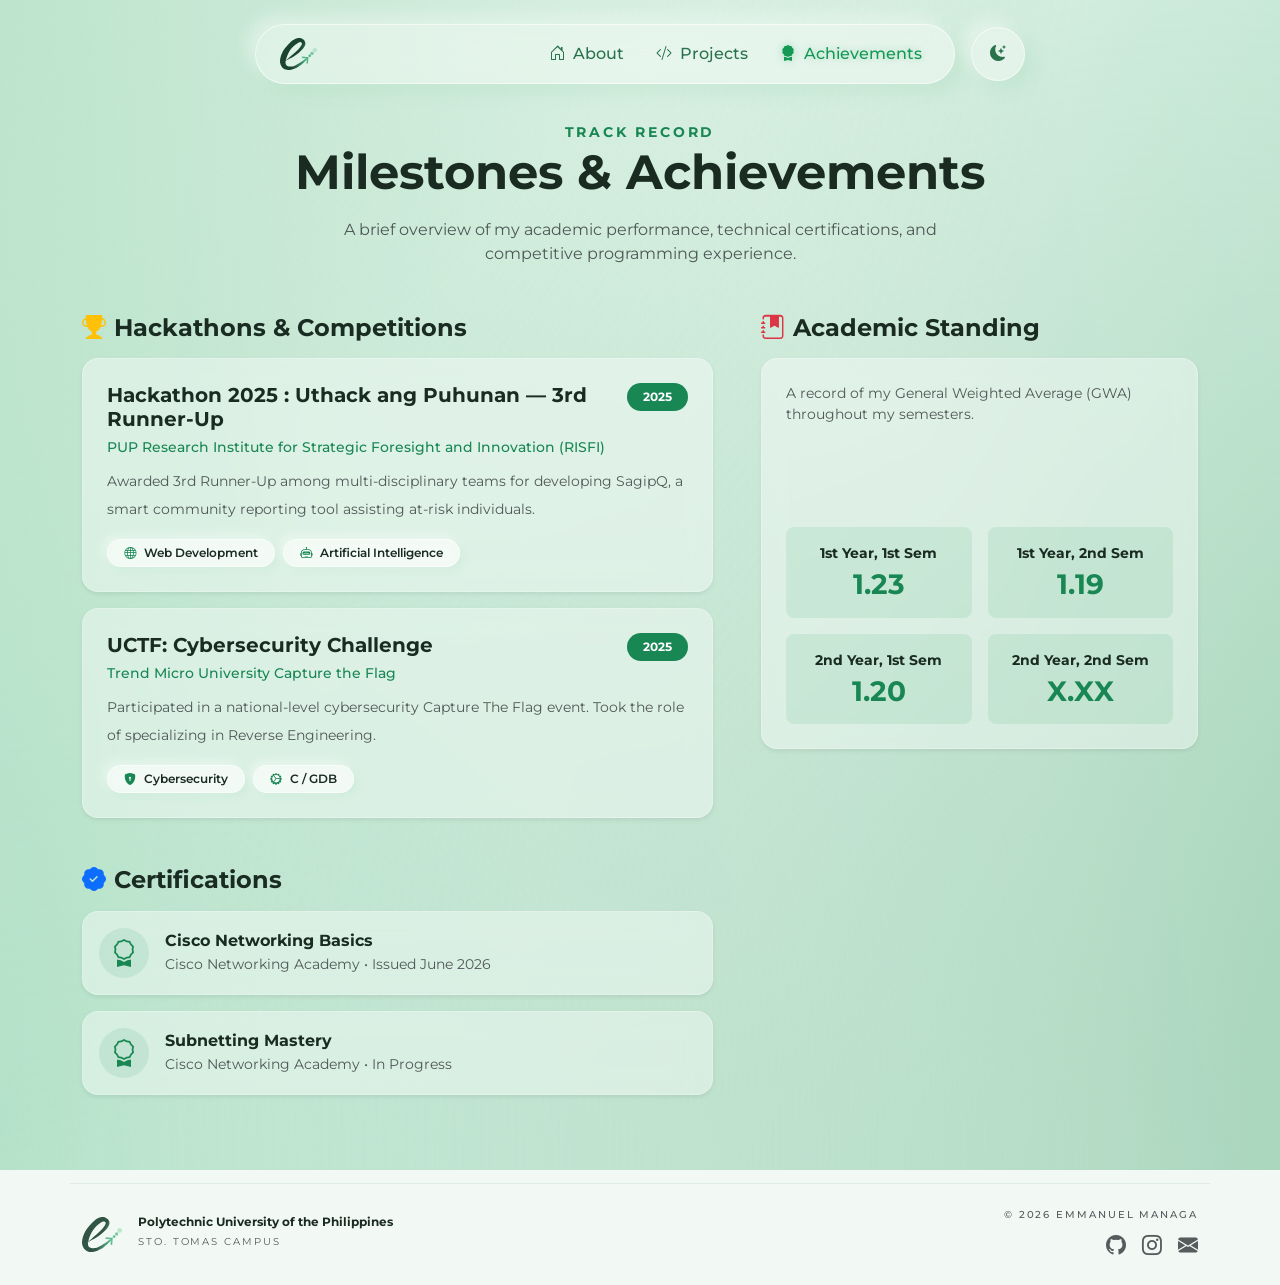
<file: achievements.html>
<!doctype html>
<html lang="en">

<head>
    <meta charset="utf-8">
    <meta name="viewport" content="width=device-width, initial-scale=1">
    <title>Achievements | Emmanuel Managa</title>
    <link rel="icon" type="image/svg+xml" href="logo.svg">
    <link href="https://cdn.jsdelivr.net/npm/bootstrap@5.3.8/dist/css/bootstrap.min.css" rel="stylesheet"
        integrity="sha384-sRIl4kxILFvY47J16cr9ZwB07vP4J8+LH7qKQnuqkuIAvNWLzeN8tE5YBujZqJLB" crossorigin="anonymous">
    <link rel="stylesheet" href="https://cdn.jsdelivr.net/npm/bootstrap-icons@1.11.3/font/bootstrap-icons.min.css">
    <link href="https://fonts.googleapis.com/css2?family=Montserrat:wght@400;500;600;700&display=swap" rel="stylesheet">
    <link rel="stylesheet" href="https://cdn.jsdelivr.net/npm/swiper@11/swiper-bundle.min.css" />
    <link rel="stylesheet" href="style.css">

    <script>
        const savedTheme = localStorage.getItem('portfolioTheme') || 'light';
        document.documentElement.setAttribute('data-bs-theme', savedTheme);
    </script>
</head>

<body>
    <div class="container mt-4 fixed-top d-flex justify-content-center align-items-center gap-3 z-3">

        <nav class="navbar navbar-expand-lg custom-pill-nav px-4 py-2">
            <a class="navbar-brand d-flex align-items-center" href="index.html">
                <img src="logo.svg" alt="Emmanuel Logo" class="custom-logo-img">
            </a>

            <button class="navbar-toggler border-0" type="button" data-bs-toggle="collapse" data-bs-target="#navbarNav">
                <span class="navbar-toggler-icon"></span>
            </button>

            <div class="collapse navbar-collapse" id="navbarNav">
                <ul class="navbar-nav ms-auto gap-3 fw-medium">
                    <li class="nav-item"><a class="nav-link d-flex align-items-center gap-2" href="index.html"><i
                                class="bi bi-house-door"></i> About</a></li>
                    <li class="nav-item"><a class="nav-link d-flex align-items-center gap-2" href="projects.html"><i
                                class="bi bi-code-slash"></i> Projects</a></li>
                    <li class="nav-item"><a class="nav-link active d-flex align-items-center gap-2"
                            href="achievements.html"><i class="bi bi-award-fill"></i> Achievements</a></li>
                </ul>
            </div>
        </nav>

        <button id="theme-toggle" class="btn theme-toggle-btn d-flex justify-content-center align-items-center"
            aria-label="Toggle Theme">
            <i class="bi bi-moon-stars-fill" id="theme-icon"></i>
        </button>

    </div>

    <main class="container" style="padding-top: 120px; padding-bottom: 40px; min-height: 80vh;">

        <div class="text-center mb-5">
            <span class="text-success fw-bold small text-uppercase tracking-wide mb-1">Track Record</span>
            <h1 class="display-5 fw-bold text-dark-custom mb-3">Milestones & Achievements</h1>
            <p class="text-muted mx-auto" style="max-width: 600px;">A brief overview of my academic performance,
                technical certifications, and competitive programming experience.</p>
        </div>

        <div class="row g-5">

            <div class="col-lg-7 d-flex flex-column gap-5">

                <section>
                    <h4 class="fw-bold text-dark-custom mb-3 d-flex align-items-center gap-2">
                        <i class="bi bi-trophy-fill text-warning"></i> Hackathons & Competitions
                    </h4>

                    <div class="p-4 rounded-4 shadow-sm border border-white border-opacity-25 neo-glass-slide">
                        <div class="d-flex justify-content-between align-items-start mb-2">
                            <div>
                                <h5 class="fw-bold mb-1 text-dark-custom">Hackathon 2025 : Uthack ang Puhunan — 3rd
                                    Runner-Up</h5>
                                <span class="text-success fw-medium small">PUP Research Institute for Strategic
                                    Foresight and Innovation (RISFI)</span>
                            </div>
                            <span class="badge bg-success rounded-pill px-3 py-2">2025</span>
                        </div>
                        <p class="text-muted small mb-3 lh-lg mt-2">

                            Awarded 3rd Runner-Up among multi-disciplinary teams for developing SagipQ, a smart
                            community reporting tool assisting at-risk individuals.
                        </p>
                        <div class="d-flex gap-2">
                            <span class="neo-tech-pill py-1 px-3" style="font-size: 0.75rem;"><i
                                    class="bi bi-globe text-success"></i> Web Development</span>
                            <span class="neo-tech-pill py-1 px-3" style="font-size: 0.75rem;"><i
                                    class="bi bi-robot text-success"></i> Artificial Intelligence</span>
                        </div>
                    </div>

                    <div class="p-4 mt-3 rounded-4 shadow-sm border border-white border-opacity-25 neo-glass-slide">
                        <div class="d-flex justify-content-between align-items-start mb-2">
                            <div>
                                <h5 class="fw-bold mb-1 text-dark-custom">UCTF: Cybersecurity Challenge</h5>
                                <span class="text-success fw-medium small">Trend Micro University Capture the Flag
                                </span>
                            </div>
                            <span class="badge bg-success rounded-pill px-3 py-2">2025</span>
                        </div>
                        <p class="text-muted small mb-3 lh-lg mt-2">

                            Participated in a national-level cybersecurity Capture The Flag event. Took the role of
                            specializing in Reverse Engineering.
                        </p>
                        <div class="d-flex gap-2">
                            <span class="neo-tech-pill py-1 px-3" style="font-size: 0.75rem;"><i
                                    class="bi bi-shield-lock-fill text-success"></i> Cybersecurity</span>
                            <span class="neo-tech-pill py-1 px-3" style="font-size: 0.75rem;"><i
                                    class="bi bi-gear-wide-connected text-success"></i> C / GDB</span>
                        </div>
                    </div>
                </section>

                <section>
                    <h4 class="fw-bold text-dark-custom mb-3 d-flex align-items-center gap-2">
                        <i class="bi bi-patch-check-fill text-primary"></i> Certifications
                    </h4>

                    <div class="d-flex flex-column gap-3">
                        <div class="p-3 rounded-4 shadow-sm border border-white border-opacity-25 d-flex align-items-center gap-3 transition-hover neo-glass-slide">
                            <div class="p-2 bg-success bg-opacity-10 rounded-circle d-flex align-items-center justify-content-center"
                                style="width: 50px; height: 50px;">
                                <i class="bi bi-award fs-3 text-success"></i>
                            </div>
                            <div>
                                <h6 class="fw-bold text-dark-custom mb-1">Cisco Networking Basics</h6>
                                <small class="text-muted d-block">Cisco Networking Academy • Issued June 2026</small>
                            </div>
                        </div>

                        <div class="p-3 rounded-4 shadow-sm border border-white border-opacity-25 d-flex align-items-center gap-3 transition-hover neo-glass-slide">
                            <div class="p-2 bg-success bg-opacity-10 rounded-circle d-flex align-items-center justify-content-center"
                                style="width: 50px; height: 50px;">
                                <i class="bi bi-award fs-3 text-success"></i>
                            </div>
                            <div>
                                <h6 class="fw-bold text-dark-custom mb-1">Subnetting Mastery</h6>
                                <small class="text-muted d-block">Cisco Networking Academy • In Progress</small>
                            </div>
                        </div>
                    </div>
                </section>

            </div>

            <div class="col-lg-5">
                <section class="h-50">
                    <h4 class="fw-bold text-dark-custom mb-3 d-flex align-items-center gap-2">
                        <i class="bi bi-journal-bookmark-fill text-danger"></i> Academic Standing
                    </h4>

                    <div class="p-4 rounded-4 shadow-sm border border-white border-opacity-25 h-100 d-flex flex-column neo-glass-slide">

                        <p class="text-muted small mb-4">A record of my General Weighted Average (GWA) throughout my
                            semesters.</p>

                        <div class="row g-3 mt-auto">
                            <div class="col-6">
                                <div class="p-3 text-center rounded-3" style="background: rgba(20, 153, 84, 0.1);">
                                    <small class="text-dark-custom fw-bold d-block mb-1">1st Year, 1st Sem</small>
                                    <h3 class="fw-bold text-success mb-0">1.23</h3>
                                </div>
                            </div>
                            <div class="col-6">
                                <div class="p-3 text-center rounded-3" style="background: rgba(20, 153, 84, 0.1);">
                                    <small class="text-dark-custom fw-bold d-block mb-1">1st Year, 2nd Sem</small>
                                    <h3 class="fw-bold text-success mb-0">1.19</h3>
                                </div>
                            </div>

                            <div class="col-6">
                                <div class="p-3 text-center rounded-3" style="background: rgba(20, 153, 84, 0.1);">
                                    <small class="text-dark-custom fw-bold d-block mb-1">2nd Year, 1st Sem</small>
                                    <h3 class="fw-bold text-success mb-0">1.20</h3>
                                </div>
                            </div>
                            <div class="col-6">
                                <div class="p-3 text-center rounded-3" style="background: rgba(20, 153, 84, 0.1);">
                                    <small class="text-dark-custom fw-bold d-block mb-1">2nd Year, 2nd Sem</small>
                                    <h3 class="fw-bold text-success mb-0">X.XX</h3>
                                </div>
                            </div>
                        </div>

                    </div>
                </section>
            </div>

        </div>
    </main>

    <footer class="container py-4 mt-5 border-top neo-footer">
        <div class="d-flex flex-column flex-md-row justify-content-between align-items-center gap-4">

            <div class="d-flex align-items-center gap-3 text-center text-md-start">
                <img src="logo.svg" alt="Logo" class="footer-logo">
                <div>
                    <h6 class="mb-0 fw-bold text-dark-custom lh-1" style="font-size: 0.75rem;">Polytechnic University of
                        the Philippines</h6>
                    <small class="text-muted tracking-wide" style="font-size: 0.6rem;">STO. TOMAS CAMPUS</small>
                </div>
            </div>

            <div class="text-center text-md-end">
                <small class="text-muted tracking-wide d-block fw-medium mb-2" style="font-size: 0.6rem;">&copy; 2026
                    EMMANUEL MANAGA</small>

                <div class=" d-flex justify-content-center justify-content-md-end gap-3">
                    <a href="https://github.com/emmanmanaga" target="_blank" class="text-muted footer-icon"
                        aria-label="GitHub"><i class="bi bi-github"></i></a>
                    <a href="https://www.instagram.com/em.managa/" target="_blank" class="text-muted footer-icon"
                        aria-label="Instagram"><i class="bi bi-instagram"></i></a>
                    <a href="mailto:emmanmng13@gmail.com" class="text-muted footer-icon" aria-label="Email"><i
                            class="bi bi-envelope-fill"></i></a>
                </div>
            </div>
        </div>
    </footer>

    <script src="https://cdn.jsdelivr.net/npm/bootstrap@5.3.8/dist/js/bootstrap.bundle.min.js"
        integrity="sha384-FKyoEForCGlyvwx9Hj09JcYn3nv7wiPVlz7YYwJrWVcXK/BmnVDxM+D2scQbITxI"
        crossorigin="anonymous"></script>

    <script src="https://cdn.jsdelivr.net/npm/swiper@11/swiper-bundle.min.js"></script>

    <script>
        const toggleBtn = document.getElementById('theme-toggle');
        const themeIcon = document.getElementById('theme-icon');
        const htmlElement = document.documentElement;

        // 1. Sync the icon state immediately when the page loads
        if (htmlElement.getAttribute('data-bs-theme') === 'dark') {
            themeIcon.classList.replace('bi-moon-stars-fill', 'bi-sun-fill');
        }

        // 2. The Click Event
        toggleBtn.addEventListener('click', () => {
            const currentTheme = htmlElement.getAttribute('data-bs-theme');
            let newTheme;

            if (currentTheme === 'dark') {
                newTheme = 'light';
                themeIcon.classList.replace('bi-sun-fill', 'bi-moon-stars-fill');
            } else {
                newTheme = 'dark';
                themeIcon.classList.replace('bi-moon-stars-fill', 'bi-sun-fill');
            }

            // Apply to the page and save to browser memory
            htmlElement.setAttribute('data-bs-theme', newTheme);
            localStorage.setItem('portfolioTheme', newTheme);
        });
    </script>
</file>
<file: style.css>
/* --- Base Body (Static) --- */
body {
    /* 1. The creamy, milky base color stays on the body */
    background-color: #f2f9f5;
    font-family: 'Montserrat', sans-serif;
    min-height: 100vh;
    overflow-x: hidden; /* Keeps our scrollbar fix! */
    position: relative; /* Required to stack the background behind it */
}

/* --- The GPU-Accelerated Background Canvas --- */
body::before {
    content: "";
    position: fixed;
    top: -30%;
    left: -30%;
    width: 160vw;
    height: 160vh;
    z-index: -1;

    /* 2. The soft pastel green patches */
    background-image:
        radial-gradient(circle at 0% 0%, rgba(167, 219, 186, 0.9) 0%, transparent 60%),
        radial-gradient(circle at 100% 100%, rgba(120, 190, 150, 0.8) 0%, transparent 60%),
        radial-gradient(circle at 100% 0%, rgba(200, 235, 215, 0.95) 0%, transparent 60%),
        radial-gradient(circle at 0% 100%, rgba(145, 212, 175, 0.85) 0%, transparent 60%);
    
    background-size: 100% 100%;

    /* 3. The new hardware-accelerated animation */
    animation: fluctuateGPU 15s ease-in-out infinite alternate;
    
    /* Tells the browser's graphics card to prepare for this exact math */
    will-change: transform;
}

/* 4. The Animation Logic: Translating instead of Repainting */
@keyframes fluctuateGPU {
    0% {
        /* translate3d forces the GPU to take over the math */
        transform: translate3d(0, 0, 0) rotate(0deg);
    }
    50% {
        /* Larger movement, deeper rotation, and a zoom-in breathing effect */
        transform: translate3d(10%, 15%, 0) rotate(5deg) scale(1.15);
    }
    100% {
        transform: translate3d(-5%, -5%, 0) rotate(-2deg);
    }
}

.tracking-wide {
    letter-spacing: 0.2em;
}

/* --- Floating Pill Navigation (Glassmorphic + Neumorphic) --- */
.custom-pill-nav {
    background: rgba(255, 255, 255, 0.4);
    /* Frosted glass base */
    backdrop-filter: blur(12px);
    -webkit-backdrop-filter: blur(12px);
    /* Safari support */
    border-radius: 50px;
    /* The pill shape */
    border: 1px solid rgba(255, 255, 255, 0.6);
    /* Subtle glowing edge */

    /* Neumorphic soft shadows */
    box-shadow:
        8px 8px 16px rgba(167, 219, 186, 0.3),
        -8px -8px 16px rgba(255, 255, 255, 0.4);

    width: 100%;
    max-width: 700px;
    /* Prevents it from stretching too wide on big screens */
}

/* Link Styling */
.custom-pill-nav .nav-link {
    color: #2a724b;
    transition: all 0.2s;
}

.custom-pill-nav .nav-link:hover,
.custom-pill-nav .nav-link.active {
    color: #149954;
    text-shadow: 0 0 8px rgba(20, 153, 84, 0.3);
}

.custom-logo-img {
    height: 32px;
    width: auto;
}

/* --- Theme Toggle Button --- */
.theme-toggle-btn {
    background: rgba(255, 255, 255, 0.4);
    backdrop-filter: blur(12px);
    -webkit-backdrop-filter: blur(12px);
    border-radius: 50px;
    border: 1px solid rgba(255, 255, 255, 0.6);
    box-shadow: 8px 8px 16px rgba(167, 219, 186, 0.3), -8px -8px 16px rgba(255, 255, 255, 0.4);

    /* Perfect circle sizing */
    width: 54px;
    height: 54px;
    color: #2a724b;
    transition: all 0.3s ease;
}

.theme-toggle-btn:hover {
    color: #149954;
    transform: translateY(-2px);
    /* Slight lift effect on hover */
}

/* --- Hero Section Styling --- */
.perspective-wrapper {
    perspective: 1000px;
    /* Required for the 3D tilt effect */
}

.hero-glass-card {
    background: rgba(255, 255, 255, 0.4);
    backdrop-filter: blur(12px);
    -webkit-backdrop-filter: blur(12px);
    border-radius: 24px;
    border: 1px solid rgba(255, 255, 255, 0.6);
    box-shadow: 8px 8px 24px rgba(167, 219, 186, 0.3), -8px -8px 24px rgba(255, 255, 255, 0.9);
    transform-style: preserve-3d;
}

/* Typography Colors & Gradients */
.text-dark-custom {
    color: #1a2b22;
}

.text-gradient {
    background: linear-gradient(90deg, #2a724b, #149954);
    background-clip: text;
    -webkit-background-clip: text;
    -webkit-text-fill-color: transparent;
}

/* Blinking Cursor for Typewriter */
.cursor {
    animation: blink 1s infinite;
    color: #2a724b;
    font-weight: 300;
}

@keyframes blink {

    0%,
    100% {
        opacity: 1;
    }

    50% {
        opacity: 0;
    }
}

/* --- Hero Contact & Social Icons --- */
.hero-social-icon {
    font-size: 1.8rem;
    /* Makes them large and easily clickable */
    color: #2a724b;
    transition: all 0.2s ease;
    opacity: 0.8;
}

.hero-social-icon:hover {
    color: #149954;
    opacity: 1;
    transform: translateY(-4px);
    /* Slight lift on hover */
    filter: drop-shadow(0 4px 8px rgba(20, 153, 84, 0.3));
}

/* Profile Image Frame */
.profile-frame {
    padding: 12px;
    max-width: 400px;
}

/* --- Carousel & Profile Image Styling --- */

/* 1. The wrapper handles the continuous floating */
.floating-wrapper {
    animation: floatProfile 4s ease-in-out infinite;
    z-index: 1;
}

/* 2. The images handle the traced shadows and sizing */
.profile-carousel-img {
    width: 100%;
    /* Force an aspect ratio so the carousel doesn't jump in height if your logo and photo are different sizes */
    aspect-ratio: 2/3;
    object-fit: contain;

    /* Light mode traced shadow */
    filter: drop-shadow(10px 10px 15px rgba(120, 190, 150, 0.6)) drop-shadow(-10px -10px 15px rgba(255, 255, 255, 1));
}

/* The Continuous Up & Down Animation */
@keyframes floatProfile {
    0% {
        transform: translateY(0px);
    }

    50% {
        transform: translateY(-15px);
        /* Moves up by 15 pixels */
    }

    100% {
        transform: translateY(0px);
        /* Returns to starting position */
    }
}

/* --- Orbiting Skill Badges --- */

.floating-badge {
    position: absolute;
    background: rgba(255, 255, 255, 0.6);
    backdrop-filter: blur(12px);
    -webkit-backdrop-filter: blur(12px);
    border: 1px solid rgba(255, 255, 255, 0.8);
    color: #2a724b;
    padding: 10px 20px;
    border-radius: 50px;
    font-weight: 600;
    font-size: 0.85rem;
    box-shadow: 4px 4px 16px rgba(167, 219, 186, 0.4);
    z-index: 2;
    /* Ensures they float on top of your photo */

    /* The continuous floating animation */
    animation: floatOrbit 5s ease-in-out infinite;
}

/* Specific Positions & Animation Delays around the Image */
.badge-1 {
    top: 15%;
    left: 5%;
    animation-delay: 0s;
}

.badge-2 {
    bottom: 20%;
    right: 5%;
    animation-delay: 1.5s;
    /* Delays the start so they float out of sync */
}

.badge-3 {
    top: 68%;
    left: 2%;
    animation-delay: 3s;
}

/* The subtle up/down keyframes for the badges */
@keyframes floatOrbit {

    0%,
    100% {
        transform: translateY(0px);
    }

    50% {
        transform: translateY(-12px);
    }
}

/* --- About Section & Neumorphic Pills --- */

/* 1. Default Pill State (Raised) */
.neo-pill {
    background: rgba(255, 255, 255, 0.4);
    backdrop-filter: blur(12px);
    border-radius: 50px !important;
    /* Forces the pill shape */
    border: 1px solid rgba(255, 255, 255, 0.6);
    color: #2a724b;
    font-weight: 500;
    padding: 10px 24px;

    /* Outward soft shadow */
    box-shadow: 6px 6px 12px rgba(167, 219, 186, 0.3), -6px -6px 12px rgba(255, 255, 255, 0.9);
    transition: all 0.2s ease;
}

.neo-pill:hover {
    color: #149954;
    transform: translateY(-1px);
    /* Slight lift on hover before clicking */
}

/* 2. Active Pill State (Depressed/Pushed In) */
.nav-pills .nav-link.active.neo-pill {
    background: rgba(234, 242, 238, 0.5);
    /* Slightly darker base to look indented */
    color: #149954;
    border: 1px solid transparent;
    /* Remove glow border when pressed */

    /* THE MAGIC: Inset shadows simulate a hole or indentation */
    box-shadow: inset 4px 4px 8px rgba(167, 219, 186, 0.5), inset -4px -4px 8px rgba(255, 255, 255, 0.9);
    transform: translateY(1px);
    /* Physically moves the text down slightly */
}

/* 3. The Big Content Card */
.neo-content-card {
    background: rgba(255, 255, 255, 0.4);
    backdrop-filter: blur(12px);
    border-radius: 32px;
    border: 1px solid rgba(255, 255, 255, 0.6);
    box-shadow: 10px 10px 30px rgba(167, 219, 186, 0.2), -10px -10px 30px rgba(255, 255, 255, 0.8);
    min-height: 400px;
}

/* 4. Wireframe Placeholder Boxes (For layout testing) */
.placeholder-box {
    background: rgba(167, 219, 186, 0.15);
    border-radius: 20px;
    height: 200px;
    border: 1px solid rgba(255, 255, 255, 0.4);
    /* Inset shadow to make them look like empty slots */
    box-shadow: inset 4px 4px 8px rgba(167, 219, 186, 0.2), inset -4px -4px 8px rgba(255, 255, 255, 0.5);
}

/* --- Education Cards Styling --- */

/* The Main Container */
.neo-edu-card {
    background: rgba(255, 255, 255, 0.3);
    backdrop-filter: blur(12px);
    border-radius: 24px;
    padding: 1.5rem;
    border: 1px solid rgba(255, 255, 255, 0.6);
    box-shadow: 6px 6px 16px rgba(167, 219, 186, 0.2), -6px -6px 16px rgba(255, 255, 255, 0.7);
    transition: transform 0.3s ease, box-shadow 0.3s ease;
}

.neo-edu-card:hover {
    transform: translateY(-5px);
    box-shadow: 8px 8px 20px rgba(167, 219, 186, 0.3), -8px -8px 20px rgba(255, 255, 255, 0.9);
}

/* The List Items (Bullets) */
.neo-list-item {
    background: rgba(167, 219, 186, 0.1);
    border: 1px solid rgba(167, 219, 186, 0.3);
    border-radius: 50px;
    padding: 10px 16px;
    font-size: 0.8rem;
    color: #2a724b;
    font-weight: 500;
    /* Soft inset shadow to make them look like tracks */
    box-shadow: inset 2px 2px 5px rgba(167, 219, 186, 0.2), inset -2px -2px 5px rgba(255, 255, 255, 0.5);
}

/* The Pulsing Active Dot */
.neo-active-badge {
    background: rgba(20, 153, 84, 0.1);
    padding: 6px 12px;
}

.pulse-dot {
    width: 8px;
    height: 8px;
    background-color: #149954;
    border-radius: 50%;
    display: inline-block;
    box-shadow: 0 0 0 0 rgba(20, 153, 84, 0.7);
    animation: pulseActive 2s infinite;
}

@keyframes pulseActive {
    0% {
        transform: scale(0.95);
        box-shadow: 0 0 0 0 rgba(20, 153, 84, 0.7);
    }

    70% {
        transform: scale(1);
        box-shadow: 0 0 0 6px rgba(20, 153, 84, 0);
    }

    100% {
        transform: scale(0.95);
        box-shadow: 0 0 0 0 rgba(20, 153, 84, 0);
    }
}

/* --- Tech Stack Cards & Pills --- */

/* The circular background for the category icons */
.tech-icon-wrapper {
    width: 42px;
    height: 42px;
    border-radius: 50%;
    background: rgba(167, 219, 186, 0.3);
    display: flex;
    align-items: center;
    justify-content: center;
    /* Inset shadow gives it that 'pressed in' look */
    box-shadow: inset 2px 2px 4px rgba(255, 255, 255, 0.6), inset -2px -2px 4px rgba(167, 219, 186, 0.2);
}

/* The individual technology pills */
.neo-tech-pill {
    background: rgba(255, 255, 255, 0.5);
    backdrop-filter: blur(8px);
    -webkit-backdrop-filter: blur(8px);
    border: 1px solid rgba(255, 255, 255, 0.5);
    border-radius: 50px;
    padding: 8px 16px;
    font-size: 0.85rem;
    font-weight: 600;
    color: #1a2b22;
    display: inline-flex;
    align-items: center;
    gap: 8px;
    /* Soft outward shadow */
    box-shadow: 4px 4px 10px rgba(167, 219, 186, 0.2), -4px -4px 10px rgba(255, 255, 255, 0.4);
    transition: transform 0.2s ease, box-shadow 0.2s ease, background 0.2s ease;
}

.neo-tech-pill:hover {
    transform: translateY(-2px);
    /* A frosty, slightly deeper pastel green */
    background: rgba(226, 242, 233, 0.9);
    /* Gives the edge a subtle green glow instead of pure white */
    border-color: rgba(167, 219, 186, 0.8);
    box-shadow: 6px 6px 14px rgba(167, 219, 186, 0.4), -6px -6px 14px rgba(255, 255, 255, 1);
}

/* --- Interests Cards Styling --- */

/* The Main Hover Card */
.neo-interest-card {
    background: rgba(255, 255, 255, 0.4);
    backdrop-filter: blur(12px);
    -webkit-backdrop-filter: blur(12px);
    border-radius: 32px;
    border: 1px solid rgba(255, 255, 255, 0.6);
    
    /* Soft, pillowy outward shadow */
    box-shadow: 8px 8px 24px rgba(167, 219, 186, 0.3), -8px -8px 24px rgba(255, 255, 255, 0.9);
    transition: transform 0.4s cubic-bezier(0.25, 0.8, 0.25, 1), box-shadow 0.4s ease;
}

.neo-interest-card:hover {
    transform: translateY(-8px);
    box-shadow: 12px 12px 30px rgba(167, 219, 186, 0.4), -12px -12px 30px rgba(255, 255, 255, 1);
}

/* The deeply inset "stage" for the icon */
.neo-icon-stage {
    width: 90px;
    height: 90px;
    border-radius: 50%;
    background: rgba(234, 242, 238, 0.6);
    display: flex;
    align-items: center;
    justify-content: center;
    
    /* Strong inset shadow makes it look physically carved into the card */
    box-shadow: inset 6px 6px 12px rgba(167, 219, 186, 0.6), inset -6px -6px 12px rgba(255, 255, 255, 0.9);
    border: 1px solid rgba(255, 255, 255, 0.4);
    transition: transform 0.4s cubic-bezier(0.34, 1.56, 0.64, 1); /* Bouncy spring effect */
}

/* Make the icon pop out when the card is hovered */
.neo-interest-card:hover .neo-icon-stage {
    transform: scale(1.15); 
}

/* --- Footer Styling --- */
.neo-footer {
    /* Overrides standard grey border with a soft green transparent one */
    border-color: rgba(42, 114, 75, 0.1) !important;
}

.footer-logo {
    height: 35px;
    width: auto;
    opacity: 0.9;
}

/* Social Icon Hover Flair */
.footer-icon {
    font-size: 1.25rem;
    transition: all 0.2s ease;
}

.footer-icon:hover {
    color: #149954 !important;
    transform: translateY(-3px);
    /* Subtle lift */
    text-shadow: 0 4px 8px rgba(20, 153, 84, 0.2);
}


/* --- Manual Dark Mode Overrides --- */
/* --- Manual Dark Mode Overrides --- */
[data-bs-theme="dark"] body {
    background-color: #0d1712;
}

[data-bs-theme="dark"] body::before {
    /* Boosted the dark green opacities and matched the 60% spread */
    background-image:
        radial-gradient(circle at 0% 0%, rgba(42, 114, 75, 0.7) 0%, transparent 50%),
        radial-gradient(circle at 100% 100%, rgba(20, 153, 84, 0.5) 0%, transparent 50%),
        radial-gradient(circle at 100% 0%, rgba(5, 61, 30, 0.8) 0%, transparent 50%),
        radial-gradient(circle at 0% 100%, rgba(31, 92, 58, 0.6) 0%, transparent 50%);
}

[data-bs-theme="dark"] .custom-pill-nav,
[data-bs-theme="dark"] .theme-toggle-btn {
    background: rgba(26, 29, 28, 0.5);
    border: 1px solid rgba(255, 255, 255, 0.05);
    box-shadow: 8px 8px 16px rgba(0, 0, 0, 0.4), -8px -8px 16px rgba(255, 255, 255, 0.02);
    color: #c1e6d2;
}

[data-bs-theme="dark"] .custom-pill-nav .nav-link {
    color: #c1e6d2;
}

/* --- Dark Mode Overrides for Contact Block --- */
[data-bs-theme="dark"] .hero-social-icon {
    color: #a7dbba;
}

[data-bs-theme="dark"] .hero-social-icon:hover {
    color: #c1e6d2;
    filter: drop-shadow(0 4px 8px rgba(167, 219, 186, 0.3));
}

/* --- Dark Mode Overrides for Hero --- */
[data-bs-theme="dark"] .hero-glass-card {
    background: rgba(26, 29, 28, 0.5);
    border: 1px solid rgba(255, 255, 255, 0.05);
    box-shadow: 8px 8px 24px rgba(0, 0, 0, 0.4), -8px -8px 24px rgba(255, 255, 255, 0.02);
}

[data-bs-theme="dark"] .profile-carousel-img {
    filter: drop-shadow(8px 8px 16px rgba(0, 0, 0, 0.6)) drop-shadow(-8px -8px 16px rgba(255, 255, 255, 0.05));
}

[data-bs-theme="dark"] .text-dark-custom {
    color: #e2f5e9;
}

[data-bs-theme="dark"] .text-muted {
    color: #a7dbba !important;
}

[data-bs-theme="dark"] .btn-outline-dark {
    color: #e2f5e9;
    border-color: #a7dbba;
}

[data-bs-theme="dark"] .btn-outline-dark:hover {
    background: #a7dbba;
    color: #0d1712;
}

/* --- Dark Mode Overrides for Orbit Badges --- */
[data-bs-theme="dark"] .floating-badge {
    background: rgba(26, 29, 28, 0.6);
    border: 1px solid rgba(255, 255, 255, 0.1);
    color: #c1e6d2;
    box-shadow: 4px 4px 16px rgba(0, 0, 0, 0.4);
}

/* --- Dark Mode Overrides for About Section --- */
[data-bs-theme="dark"] .neo-pill {
    background: rgba(26, 29, 28, 0.5);
    border-color: rgba(255, 255, 255, 0.05);
    color: #c1e6d2;
    box-shadow: 6px 6px 12px rgba(0, 0, 0, 0.4), -6px -6px 12px rgba(255, 255, 255, 0.02);
}

[data-bs-theme="dark"] .nav-pills .nav-link.active.neo-pill {
    background: rgba(13, 23, 18, 0.5);
    color: #e2f5e9;
    /* Dark mode inset shadows */
    box-shadow: inset 4px 4px 8px rgba(0, 0, 0, 0.6), inset -4px -4px 8px rgba(255, 255, 255, 0.03);
}

[data-bs-theme="dark"] .neo-content-card {
    background: rgba(26, 29, 28, 0.4);
    border-color: rgba(255, 255, 255, 0.05);
    box-shadow: 10px 10px 30px rgba(0, 0, 0, 0.4), -10px -10px 30px rgba(255, 255, 255, 0.02);
}

[data-bs-theme="dark"] .placeholder-box {
    background: rgba(0, 0, 0, 0.2);
    border-color: rgba(255, 255, 255, 0.02);
    box-shadow: inset 4px 4px 8px rgba(0, 0, 0, 0.5), inset -4px -4px 8px rgba(255, 255, 255, 0.02);
}

/* --- Dark Mode Overrides for Education Cards --- */
[data-bs-theme="dark"] .neo-edu-card {
    background: rgba(26, 29, 28, 0.4);
    border-color: rgba(255, 255, 255, 0.05);
    box-shadow: 6px 6px 16px rgba(0, 0, 0, 0.4), -6px -6px 16px rgba(255, 255, 255, 0.02);
}

[data-bs-theme="dark"] .neo-edu-card:hover {
    box-shadow: 8px 8px 20px rgba(0, 0, 0, 0.5), -8px -8px 20px rgba(255, 255, 255, 0.03);
}

[data-bs-theme="dark"] .neo-list-item {
    background: rgba(13, 23, 18, 0.5);
    border-color: rgba(255, 255, 255, 0.05);
    color: #c1e6d2;
    box-shadow: inset 2px 2px 5px rgba(0, 0, 0, 0.5), inset -2px -2px 5px rgba(255, 255, 255, 0.02);
}

[data-bs-theme="dark"] .neo-active-badge {
    background: rgba(167, 219, 186, 0.1);
    color: #a7dbba !important;
    border-color: rgba(167, 219, 186, 0.3) !important;
}

[data-bs-theme="dark"] .pulse-dot {
    background-color: #a7dbba;
    animation: pulseActiveDark 2s infinite;
}

@keyframes pulseActiveDark {
    0% {
        transform: scale(0.95);
        box-shadow: 0 0 0 0 rgba(167, 219, 186, 0.4);
    }

    70% {
        transform: scale(1);
        box-shadow: 0 0 0 6px rgba(167, 219, 186, 0);
    }

    100% {
        transform: scale(0.95);
        box-shadow: 0 0 0 0 rgba(167, 219, 186, 0);
    }
}

/* --- Dark Mode Overrides for Tech Stack --- */

[data-bs-theme="dark"] .tech-icon-wrapper {
    background: rgba(20, 153, 84, 0.15);
    box-shadow: inset 2px 2px 4px rgba(0, 0, 0, 0.4), inset -2px -2px 4px rgba(167, 219, 186, 0.05);
}

[data-bs-theme="dark"] .neo-tech-pill {
    background: rgba(26, 29, 28, 0.6);
    border-color: rgba(255, 255, 255, 0.05);
    color: #e2f5e9;
    box-shadow: 4px 4px 10px rgba(0, 0, 0, 0.4), -4px -4px 10px rgba(255, 255, 255, 0.02);
}

[data-bs-theme="dark"] .neo-tech-pill:hover {
    background: rgba(42, 114, 75, 0.2);
    box-shadow: 6px 6px 14px rgba(0, 0, 0, 0.5), -6px -6px 14px rgba(255, 255, 255, 0.03);
}

/* Ensure dark icons (like Github and Flask) turn white in dark mode */
[data-bs-theme="dark"] .text-dark-custom {
    color: #e2f5e9 !important;
}

/* --- Dark Mode Overrides for Interests --- */
[data-bs-theme="dark"] .neo-interest-card {
    background: rgba(26, 29, 28, 0.4);
    border-color: rgba(255, 255, 255, 0.05);
    box-shadow: 8px 8px 24px rgba(0, 0, 0, 0.4), -8px -8px 24px rgba(255, 255, 255, 0.02);
}

[data-bs-theme="dark"] .neo-interest-card:hover {
    box-shadow: 12px 12px 30px rgba(0, 0, 0, 0.5), -12px -12px 30px rgba(255, 255, 255, 0.03);
}

[data-bs-theme="dark"] .neo-icon-stage {
    background: rgba(13, 23, 18, 0.6);
    border-color: rgba(255, 255, 255, 0.02);
    box-shadow: inset 6px 6px 12px rgba(0, 0, 0, 0.6), inset -6px -6px 12px rgba(255, 255, 255, 0.03);
}

/* --- Footer Dark Mode Overrides --- */
[data-bs-theme="dark"] .neo-footer {
    border-color: rgba(255, 255, 255, 0.05) !important;
}

[data-bs-theme="dark"] .footer-icon:hover {
    color: #a7dbba !important;
    text-shadow: 0 4px 8px rgba(167, 219, 186, 0.2);
}

/* --- --------------------------- --- */
/* --- ---------PROJECTS CSS------ --- */
/* --- --------------------------- --- */
/* --- Swiper 3D Coverflow Styling --- */

.project-swiper {
    width: 100%;
    padding-top: 50px;
    padding-bottom: 50px;
    /* Prevents the 3D rotated edges from getting cut off on mobile */
    overflow: visible !important; 
}

.swiper-slide {
    background-position: center;
    background-size: cover;
    width: 320px; /* Fixed width for the cards */
    height: 450px; /* Taller aspect ratio looks better in coverflow */
    border-radius: 32px;
    
    /* The initial state for inactive cards in the background */
    opacity: 0.9;
    transition: opacity 0.4s ease;
}

/* The active, center card lights up */
.swiper-slide-active {
    opacity: 1;
}

.neo-glass-slide {
    background: rgba(255, 255, 255, 0.4);
    backdrop-filter: blur(12px);
    -webkit-backdrop-filter: blur(12px);
    border: 1px solid rgba(255, 255, 255, 0.3);
    box-shadow: 8px 8px 24px rgba(167, 219, 186, 0.3), -8px -8px 24px rgba(255, 255, 255, 0.4);
}

/* The upper half of the card where an image or big icon goes */
.slide-visual {
    background: rgba(167, 219, 186, 0.15);
    border-top-left-radius: 31px;
    border-top-right-radius: 31px;
    border-bottom: 1px solid rgba(255, 255, 255, 0.4);
}

/* Customizing the Swiper Pagination Dots to match your green theme */
.swiper-pagination-bullet {
    background: #2a724b;
    opacity: 0.3;
}
.swiper-pagination-bullet-active {
    background: #149954;
    opacity: 1;
}

/* --- Modal Glassmorphism Styling --- */
.neo-glass-modal {
    background: rgba(255, 255, 255, 0.6);
    backdrop-filter: blur(24px);
    -webkit-backdrop-filter: blur(24px);
    border: 1px solid rgba(255, 255, 255, 0.3) !important;
    box-shadow: 10px 10px 40px rgba(167, 219, 186, 0.3), -10px -10px 40px rgba(255, 255, 255, 0.3);
}

/* --- Dark Mode Overrides for Swiper --- */
[data-bs-theme="dark"] .neo-glass-slide {
    background: rgba(26, 29, 28, 0.5);
    border-color: rgba(255, 255, 255, 0.05);
    box-shadow: 8px 8px 24px rgba(0, 0, 0, 0.4), -8px -8px 24px rgba(255, 255, 255, 0.02);
}

[data-bs-theme="dark"] .slide-visual {
    background: rgba(0, 0, 0, 0.2);
    border-color: rgba(255, 255, 255, 0.05);
}

[data-bs-theme="dark"] .swiper-pagination-bullet { background: #a7dbba; }
[data-bs-theme="dark"] .swiper-pagination-bullet-active { background: #c1e6d2; }

/* Dark Mode Overrides for the Modal */
[data-bs-theme="dark"] .neo-glass-modal {
    background: rgba(26, 29, 28, 0.7);
    border-color: rgba(255, 255, 255, 0.05) !important;
    box-shadow: 15px 15px 40px rgba(0, 0, 0, 0.6), -15px -15px 40px rgba(255, 255, 255, 0.02);
}

/* Make the close button visible in dark mode */
[data-bs-theme="dark"] .btn-close {
    filter: invert(1) grayscale(100%) brightness(200%);
}

/* --- --------------------------- --- */
/* --- ------ACHIEVEMENTS CSS----- --- */
/* --- --------------------------- --- */

.transition-hover {
    transition: transform 0.2s ease, box-shadow 0.2s ease;
}
.transition-hover:hover {
    transform: translateY(-3px);
    box-shadow: 0 8px 16px rgba(0,0,0,0.1) !important;
}
</file>
